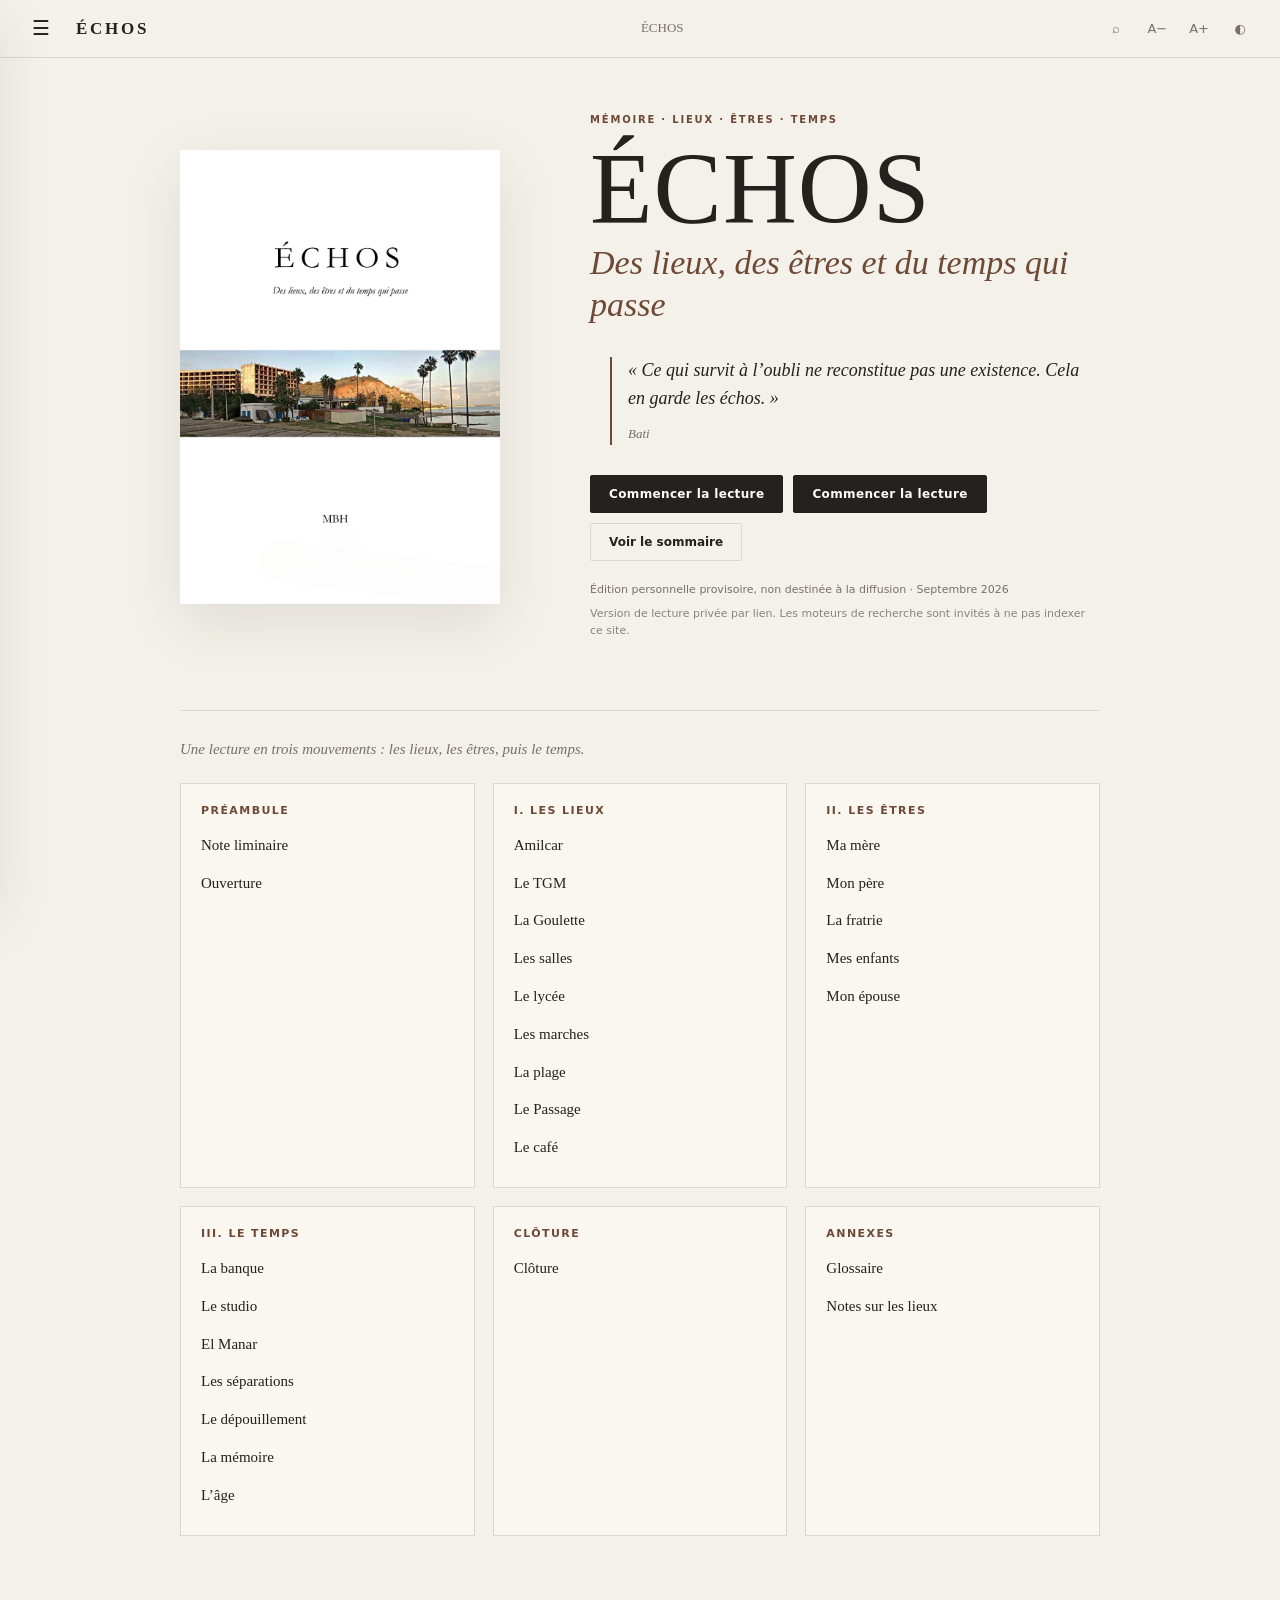
<file: index.html>
<!doctype html>
<html lang="fr">
<head>
  <meta charset="utf-8">
  <meta name="viewport" content="width=device-width,initial-scale=1">
  <meta name="description" content="ÉCHOS — Des lieux, des êtres et du temps qui passe.">
  <meta name="theme-color" content="#f5f1e9">
  <title>ÉCHOS — Des lieux, des êtres et du temps qui passe</title>
  <link rel="stylesheet" href="style.css">
</head>
<body class="edition-elegante">
  <header class="topbar">
    <button id="menuBtn" class="menu-button" aria-label="Ouvrir le sommaire">☰</button>

    <button id="brandBtn" class="brand" aria-label="Retour à l’accueil">
      <span class="brand-word">ÉCHOS</span>
    </button>

    <div class="current-title" id="currentTitle">ÉCHOS</div>

    <div class="top-actions">
      <button id="searchBtn" class="tool-btn" title="Rechercher" aria-label="Rechercher">⌕</button>
      <button id="textMinus" class="tool-btn" title="Réduire le texte" aria-label="Réduire le texte">A−</button>
      <button id="textPlus" class="tool-btn" title="Agrandir le texte" aria-label="Agrandir le texte">A+</button>
      <button id="themeBtn" class="tool-btn" title="Changer de thème" aria-label="Changer de thème">◐</button>
    </div>
  </header>

  <div class="progress"><div id="progressBar"></div></div>

  <aside id="sidebar" class="sidebar" aria-label="Sommaire">
    <div class="sidebar-head">
      <div>
        <div class="eyebrow">ÉCHOS</div>
        <h2>Sommaire</h2>
      </div>
      <button id="closeMenu" class="icon-btn" aria-label="Fermer le sommaire">×</button>
    </div>
    <div id="toc" class="toc"></div>
    <div class="sidebar-foot">Édition personnelle provisoire<br>Septembre 2026</div>
  </aside>

  <div id="backdrop" class="backdrop hidden"></div>

  <main id="app" class="app-shell">
    <section id="homeView" class="home-view">
      <div class="home-inner">
        <div class="home-cover-wrap">
          <img src="assets/cover.jpg" class="hero-cover"
               alt="Couverture originale d’ÉCHOS, avec les palmiers d’Amilcar et l’ancien hôtel">
        </div>

        <div class="hero-copy">
          <div class="eyebrow">MÉMOIRE · LIEUX · ÊTRES · TEMPS</div>
          <h1>ÉCHOS</h1>
          <div class="subtitle">Des lieux, des êtres et du temps qui passe</div>

          <div class="quote">
            <span class="quote-bar" aria-hidden="true"></span>
            <div>
              <p id="heroQuote">Ce qui survit à l’oubli ne reconstitue pas une existence. Cela en garde les échos.</p>
              <div class="quote-author">Bati</div>
            </div>
          </div>

          <div class="home-actions">
            <button id="startBtn" class="primary-btn" onclick="openChapter(0)">Commencer la lecture</button>
            <button id="resumeBtn" class="primary-btn">Reprendre ma lecture</button>
            <button id="tocHomeBtn" class="secondary-btn">Voir le sommaire</button>
          </div>

          <p class="edition-note">Édition personnelle provisoire, non destinée à la diffusion · Septembre 2026</p>
          <p class="privacy-note">Version de lecture privée par lien. Les moteurs de recherche sont invités à ne pas indexer ce site.</p>
        </div>
      </div>

      <section class="toc-grid-section">
        <div class="toc-grid-lede">Une lecture en trois mouvements : les lieux, les êtres, puis le temps.</div>
        <div id="tocGrid" class="toc-grid"></div>
      </section>
    </section>

    <section id="chapterView" class="chapter-view hidden">
      <div class="chapter-column">
        <div class="section-label" id="chapterSection"></div>
        <h1 id="chapterTitle"></h1>
        <div class="reading-meta" id="chapterMeta"></div>
        <article id="chapterText" class="chapter-text"></article>

        <div class="chapter-nav">
          <button id="prevBtn" class="nav-card">
            <span class="nav-label">← PRÉCÉDENT</span>
            <strong id="prevTitle">—</strong>
          </button>
          <button id="nextBtn" class="nav-card nav-card-next">
            <span class="nav-label">SUIVANT →</span>
            <strong id="nextTitle">—</strong>
          </button>
        </div>

        <footer class="reader-footer">ÉCHOS · Bati · Septembre 2026</footer>
      </div>
    </section>

    <section id="searchView" class="search-view hidden">
      <div class="chapter-column narrow">
        <div class="section-label">RECHERCHE</div>
        <h1>Dans le manuscrit</h1>
        <input id="searchInput" class="search-input" type="search"
               placeholder="Chercher un mot ou une expression…" autocomplete="off">
        <div id="searchCount" class="search-count"></div>
        <div id="searchResults" class="search-results"></div>
      </div>
    </section>
  </main>

  <script src="app.js"></script>
</body>
</html>
</file>
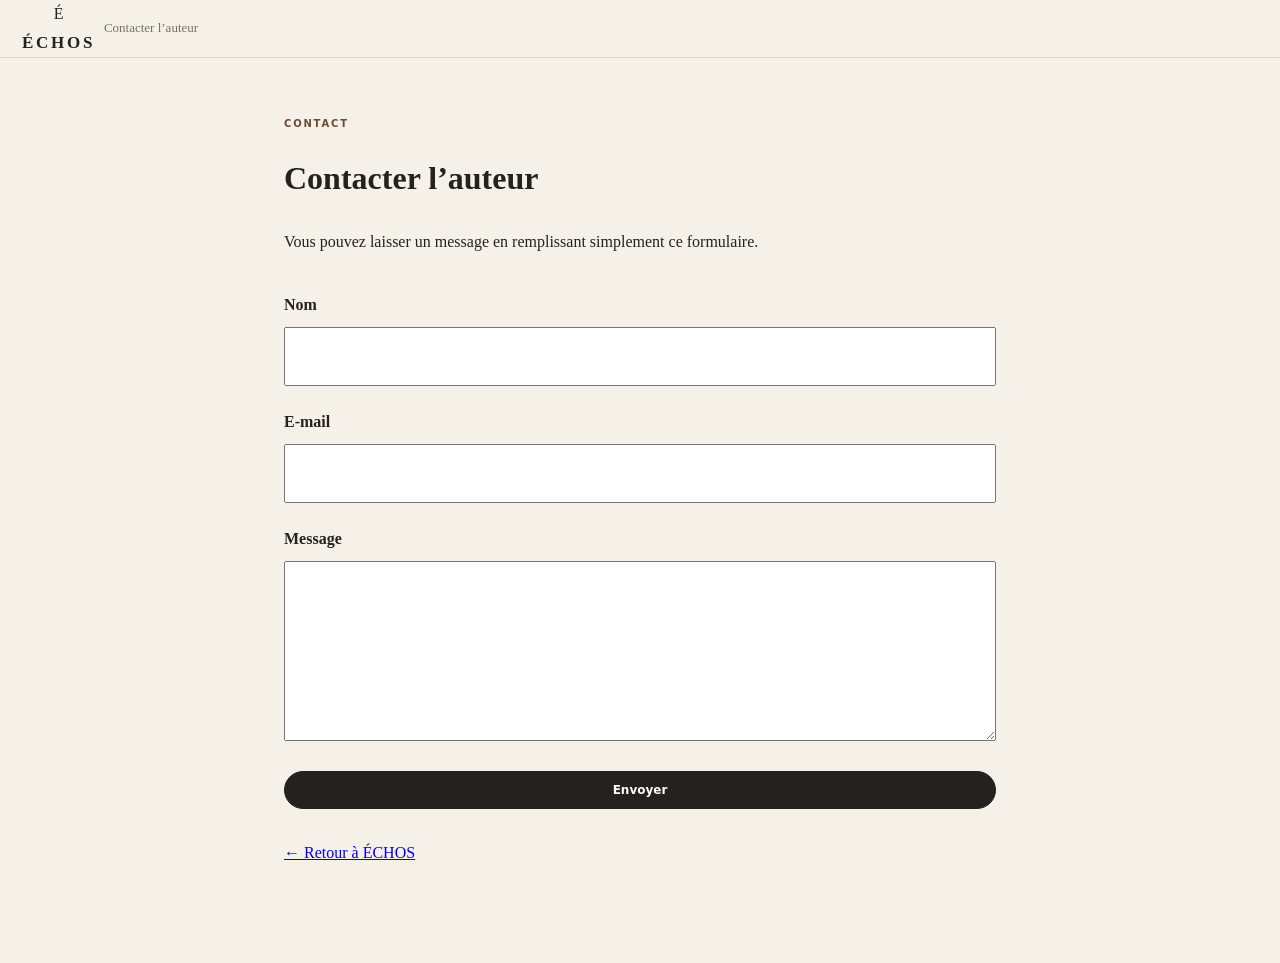
<file: contact.html>
<!doctype html>
<html lang="fr">
<head>
  <meta charset="utf-8">
  <meta name="viewport" content="width=device-width,initial-scale=1">
  <meta name="description" content="Contacter l’auteur — ÉCHOS">
  <meta name="theme-color" content="#f3efe6">
  <title>Contacter l’auteur — ÉCHOS</title>
  <link rel="stylesheet" href="style.css">
</head>

<body>

  <header class="topbar">
    <button class="brand" onclick="window.location.href='index.html'" aria-label="Retour à l’accueil">
      <span class="brand-mark">É</span>
      <span class="brand-word">ÉCHOS</span>
    </button>

    <div class="current-title">Contacter l’auteur</div>
  </header>

  <main style="max-width:760px;margin:0 auto;padding:60px 24px 80px;">

    <div class="section-label">CONTACT</div>

    <h1>Contacter l’auteur</h1>

    <p style="line-height:1.7;margin-bottom:36px;">
      Vous pouvez laisser un message en remplissant simplement ce formulaire.
    </p>

    <form
      action="https://formsubmit.co/batihoum@gmail.com"
      method="POST"
      style="display:grid;gap:22px;"
    >

      <input type="hidden" name="_subject" value="Message depuis le site ÉCHOS">
      <input type="hidden" name="_template" value="table">

      <div>
        <label for="name" style="display:block;margin-bottom:8px;font-weight:600;">
          Nom
        </label>
        <input
          id="name"
          type="text"
          name="name"
          required
          style="width:100%;box-sizing:border-box;padding:14px;"
        >
      </div>

      <div>
        <label for="email" style="display:block;margin-bottom:8px;font-weight:600;">
          E-mail
        </label>
        <input
          id="email"
          type="email"
          name="email"
          required
          style="width:100%;box-sizing:border-box;padding:14px;"
        >
      </div>

      <div>
        <label for="message" style="display:block;margin-bottom:8px;font-weight:600;">
          Message
        </label>
        <textarea
          id="message"
          name="message"
          required
          style="width:100%;box-sizing:border-box;padding:14px;min-height:180px;"
        ></textarea>
      </div>

      <button type="submit" class="primary-btn">
        Envoyer
      </button>

    </form>

    <p style="margin-top:30px;">
      <a href="index.html">← Retour à ÉCHOS</a>
    </p>

  </main>

</body>
</html>
</file>
<file: style.css>
:root{
  --bg:#f5f1e9;
  --paper:#fffdf8;
  --text:#24211e;
  --muted:#777067;
  --line:#ddd6ca;
  --accent:#6d4936;
  --shadow:0 18px 55px rgba(49,42,32,.10);
  --size:20px;
}

html[data-theme="sepia"]{
  --bg:#eee3cf;
  --paper:#faf1df;
  --text:#352a20;
  --muted:#766555;
  --line:#d4c0a7;
  --accent:#69472f;
}
html[data-theme="dark"]{
  --bg:#121110;
  --paper:#1b1917;
  --text:#eee9e0;
  --muted:#aaa39b;
  --line:#3a3632;
  --accent:#d8bda9;
  --shadow:0 18px 60px rgba(0,0,0,.35);
}

*{box-sizing:border-box}
html{scroll-behavior:smooth}
body{
  margin:0;
  background:var(--bg);
  color:var(--text);
  font-family:Georgia,"Times New Roman",serif;
  line-height:1.72;
}
button,input{font:inherit}
button{color:inherit}
.hidden{display:none!important}

/* Barre très discrète : pensée pour ne pas gêner la lecture */
.topbar{
  position:sticky;
  top:0;
  z-index:30;
  min-height:58px;
  display:grid;
  grid-template-columns:44px 150px 1fr auto;
  align-items:center;
  gap:10px;
  padding:0 22px;
  background:color-mix(in srgb,var(--bg) 94%,transparent);
  border-bottom:1px solid var(--line);
  backdrop-filter:blur(12px);
}
.menu-button,.brand,.icon-btn,.tool-btn{
  border:0;
  background:transparent;
  cursor:pointer;
}
.menu-button{
  display:block;
  width:38px;
  height:38px;
  font-size:20px;
}
.brand{
  justify-self:start;
  padding:0;
}
.brand-word{
  font-size:17px;
  letter-spacing:.16em;
  font-weight:600;
}
.current-title{
  color:var(--muted);
  font-size:13px;
  text-align:center;
  white-space:nowrap;
  overflow:hidden;
  text-overflow:ellipsis;
}
.top-actions{
  display:flex;
  gap:4px;
}
.tool-btn{
  min-width:36px;
  padding:7px 8px;
  border:1px solid transparent;
  color:var(--muted);
  font:13px system-ui,sans-serif;
  border-radius:8px;
}
.tool-btn:hover{border-color:var(--line);color:var(--text)}
.progress{height:2px;background:transparent}
.progress div{height:100%;width:0;background:var(--accent);transition:width .15s}

/* Sommaire latéral */
.sidebar{
  position:fixed;
  inset:0 auto 0 0;
  width:min(340px,88vw);
  z-index:50;
  display:flex;
  flex-direction:column;
  background:var(--paper);
  border-right:1px solid var(--line);
  box-shadow:var(--shadow);
  transform:translateX(-101%);
  transition:transform .24s ease;
}
.sidebar.open{transform:translateX(0)}
.sidebar-head{
  display:flex;
  justify-content:space-between;
  align-items:flex-start;
  padding:26px 22px 18px;
  border-bottom:1px solid var(--line);
}
.sidebar-head h2{margin:4px 0 0;font-size:28px;font-weight:500}
.eyebrow{
  font:600 10px/1.2 system-ui,sans-serif;
  letter-spacing:.18em;
  color:var(--accent);
}
.icon-btn{font-size:27px;width:36px;height:36px}
.toc{
  overflow:auto;
  padding:14px 14px 30px;
}
.toc-group{
  padding:14px 10px 7px;
  font:600 10px system-ui,sans-serif;
  letter-spacing:.14em;
  color:var(--accent);
  text-transform:uppercase;
}
.toc button{
  display:block;
  width:100%;
  padding:9px 10px;
  border:0;
  background:transparent;
  text-align:left;
  cursor:pointer;
  border-radius:7px;
}
.toc button:hover,.toc button.active{background:var(--bg)}
.toc button.chapter-link{font-size:15px}
.sidebar-foot{
  margin-top:auto;
  padding:16px 22px;
  border-top:1px solid var(--line);
  color:var(--muted);
  font:12px/1.6 system-ui,sans-serif;
}
.backdrop{
  position:fixed;
  inset:0;
  z-index:40;
  background:rgba(0,0,0,.28);
}

/* Accueil — esprit « mémoire personnelle / épuré » */
.home-view{
  min-height:calc(100vh - 60px);
  padding:54px 24px 80px;
}
.home-inner{
  width:min(920px,100%);
  margin:0 auto;
  display:grid;
  grid-template-columns:minmax(220px,320px) minmax(0,520px);
  gap:clamp(42px,8vw,90px);
  align-items:center;
  justify-content:center;
}
.home-cover-wrap{
  width:min(100%,320px);
  justify-self:center;
  box-shadow:var(--shadow);
}
.hero-cover{
  display:block;
  width:100%;
  height:auto;
}
.hero-copy{max-width:520px}
.hero-copy h1{
  margin:18px 0 8px;
  font-size:clamp(68px,8vw,108px);
  font-weight:500;
  letter-spacing:.08em;
  line-height:.88;
}
.subtitle{
  margin-bottom:32px;
  color:var(--accent);
  font-size:clamp(23px,3vw,34px);
  font-style:italic;
  line-height:1.22;
}
.quote{
  display:grid;
  grid-template-columns:2px 1fr;
  gap:16px;
  max-width:500px;
  margin:0 0 30px;
}
.quote-bar{background:var(--accent)}
.quote p{margin:0 0 10px;font-size:18px;line-height:1.55}
.quote-author{font-size:13px;color:var(--muted)}
.home-actions{
  display:flex;
  flex-wrap:wrap;
  gap:10px;
  margin:0 0 20px;
}
.primary-btn,.secondary-btn{
  cursor:pointer;
  padding:11px 18px;
  border-radius:999px;
  font:600 12px system-ui,sans-serif;
}
.primary-btn{border:1px solid var(--text);background:var(--text);color:var(--paper)}
.secondary-btn{border:1px solid var(--line);background:transparent}
.primary-btn:hover,.secondary-btn:hover{opacity:.82}
.edition-note,.privacy-note{
  margin:6px 0 0;
  color:var(--muted);
  font:11px/1.6 system-ui,sans-serif;
}
.privacy-note{opacity:.85}

.toc-grid-section{
  width:min(920px,100%);
  margin:70px auto 0;
  padding-top:26px;
  border-top:1px solid var(--line);
}
.toc-grid-lede{
  margin-bottom:20px;
  color:var(--muted);
  font-size:15px;
  font-style:italic;
}
.toc-grid{
  display:grid;
  grid-template-columns:repeat(3,1fr);
  gap:18px;
}
.toc-card{
  padding:20px;
  border:1px solid var(--line);
  background:color-mix(in srgb,var(--paper) 55%,transparent);
}
.toc-card-title{
  margin-bottom:10px;
  color:var(--accent);
  font:600 11px system-ui,sans-serif;
  letter-spacing:.13em;
  text-transform:uppercase;
}
.toc-card button{
  display:block;
  width:100%;
  padding:6px 0;
  border:0;
  background:transparent;
  text-align:left;
  cursor:pointer;
  font-size:15px;
}
.toc-card button:hover{text-decoration:underline;text-underline-offset:4px}

/* Lecture */
.chapter-view,.search-view{
  min-height:calc(100vh - 60px);
  padding:68px 22px 90px;
}
.chapter-column{
  width:min(700px,100%);
  margin:0 auto;
}
.chapter-column.narrow{width:min(680px,100%)}
.section-label{
  color:var(--accent);
  font:600 10px/1.2 system-ui,sans-serif;
  letter-spacing:.18em;
  text-transform:uppercase;
}
.chapter-view h1,.search-view h1{
  margin:12px 0 8px;
  font-size:clamp(34px,7vw,52px);
  font-weight:500;
  line-height:1.08;
}
.reading-meta{
  margin-bottom:38px;
  color:var(--muted);
  font:12px system-ui,sans-serif;
}
.chapter-text{
  font-size:var(--size);
  line-height:1.82;
}
.chapter-text p{margin:0 0 1.35em}
.chapter-text p:first-child::first-letter{
  float:left;
  padding:5px 7px 0 0;
  font-size:3.3em;
  line-height:.78;
}
.chapter-text img,.chapter-text figure{display:none!important}

.chapter-nav{
  display:grid;
  grid-template-columns:1fr 1fr;
  gap:12px;
  margin-top:58px;
  padding-top:22px;
  border-top:1px solid var(--line);
}
.nav-card{
  min-height:76px;
  padding:12px 14px;
  border:1px solid var(--line);
  background:transparent;
  cursor:pointer;
  text-align:left;
  border-radius:10px;
}
.nav-card-next{text-align:right}
.nav-card:disabled{opacity:.35;cursor:default}
.nav-label{
  display:block;
  margin-bottom:7px;
  color:var(--muted);
  font:600 10px system-ui,sans-serif;
  letter-spacing:.12em;
}
.nav-card strong{font-size:14px;font-weight:500}
.reader-footer{
  margin-top:46px;
  text-align:center;
  color:var(--muted);
  font:11px system-ui,sans-serif;
}

/* Recherche */
.search-input{
  width:100%;
  padding:14px 16px;
  border:1px solid var(--line);
  border-radius:10px;
  outline:none;
  background:var(--paper);
  color:var(--text);
}
.search-input:focus{border-color:var(--accent)}
.search-count{margin:14px 0;color:var(--muted);font:13px system-ui,sans-serif}
.search-results{display:grid;gap:9px}
.result{
  padding:15px;
  border:1px solid var(--line);
  border-radius:9px;
  cursor:pointer;
}
.result:hover{background:var(--paper)}
.result-title{font-weight:700}
.result-snippet{margin-top:5px;color:var(--muted);font-size:14px}
mark{background:transparent;color:var(--accent);text-decoration:underline;text-underline-offset:3px}

/* Tablette */
@media(max-width:850px){
  .topbar{grid-template-columns:40px 1fr auto;padding:0 14px}
  .brand{justify-self:center}
  .current-title{display:none}
  .home-inner{
    grid-template-columns:minmax(190px,270px) minmax(0,1fr);
    gap:38px;
  }
  .home-cover-wrap{width:min(100%,270px)}
  .hero-copy h1{font-size:70px}
  .subtitle{font-size:25px}
  .toc-grid{grid-template-columns:1fr 1fr}
}

/* Smartphone */
@media(max-width:620px){
  .topbar{min-height:54px}
  .top-actions{gap:0}
  .tool-btn{min-width:32px;padding:6px 5px}
  .home-view{padding:30px 18px 70px}
  .home-inner{
    grid-template-columns:1fr;
    gap:30px;
    align-items:start;
  }
  .home-cover-wrap{
    width:min(72vw,290px);
    justify-self:center;
  }
  .hero-copy{text-align:left}
  .hero-copy .eyebrow{text-align:center}
  .hero-copy h1{
    margin:14px 0 8px;
    text-align:center;
    font-size:64px;
  }
  .subtitle{
    text-align:center;
    font-size:24px;
    margin-bottom:28px;
  }
  .quote{max-width:none}
  .quote p{font-size:17px}
  .home-actions{justify-content:center}
  .primary-btn,.secondary-btn{padding:11px 16px}
  .edition-note,.privacy-note{text-align:center}
  .toc-grid-section{margin-top:50px}
  .toc-grid{grid-template-columns:1fr}
  .chapter-view,.search-view{padding:44px 18px 70px}
  .chapter-view h1,.search-view h1{font-size:38px}
  .reading-meta{margin-bottom:30px}
  .chapter-text{font-size:var(--size);line-height:1.8}
  .chapter-nav{grid-template-columns:1fr}
  .nav-card-next{text-align:left}
}

/* Très petit smartphone */
@media(max-width:380px){
  .top-actions .tool-btn{min-width:28px;font-size:12px}
  .hero-copy h1{font-size:56px}
  .subtitle{font-size:22px}
  .home-actions{flex-direction:column;align-items:stretch}
  .primary-btn,.secondary-btn{width:100%}
}
@media print{
  .topbar,.sidebar,.backdrop,.progress,.home-view,.search-view,.chapter-nav{display:none!important}
  .chapter-view{padding:0}
  .chapter-text{font-size:12pt}
}


/* =========================================================
   ÉCHOS — Maquette 5 : édition numérique élégante
   Surcouche visuelle uniquement : les IDs et comportements
   de l'application existante sont conservés.
   ========================================================= */

body.edition-elegante {
  background: #f4f1ea;
}

body.edition-elegante .topbar {
  background: rgba(244, 241, 234, 0.94);
  border-bottom: 1px solid rgba(35, 31, 28, 0.12);
  backdrop-filter: blur(10px);
}

body.edition-elegante .brand,
body.edition-elegante h1,
body.edition-elegante h2,
body.edition-elegante h3 {
  letter-spacing: 0.01em;
}

body.edition-elegante .home {
  min-height: calc(100vh - 64px);
}

body.edition-elegante .home-copy {
  padding-top: 1.5rem;
}

body.edition-elegante .home-copy h1 {
  font-size: clamp(2.8rem, 7vw, 5.4rem);
  font-weight: 500;
  line-height: 0.96;
}

body.edition-elegante .home-copy .subtitle {
  max-width: 34rem;
  font-size: 1.08rem;
  line-height: 1.7;
}

body.edition-elegante .quote {
  border-left-width: 1px;
  padding-left: 1.25rem;
  font-style: italic;
}

body.edition-elegante .primary-btn {
  border-radius: 2px;
  box-shadow: none;
  letter-spacing: 0.03em;
}

body.edition-elegante .secondary-btn {
  border-radius: 2px;
}

body.edition-elegante .cover-wrap {
  box-shadow: 0 18px 45px rgba(30, 25, 20, 0.13);
}

body.edition-elegante .cover-wrap img {
  display: block;
}

body.edition-elegante .reader {
  max-width: 760px;
}

body.edition-elegante .reader-content {
  font-size: 1.08rem;
  line-height: 1.95;
}

body.edition-elegante .reader-content h1,
body.edition-elegante .reader-content h2 {
  font-weight: 500;
  letter-spacing: 0.015em;
}

body.edition-elegante .reader-content p {
  margin-bottom: 1.25em;
}

body.edition-elegante .chapter-nav {
  border-top: 1px solid rgba(35, 31, 28, 0.13);
}

@media (max-width: 850px) {
  body.edition-elegante .home {
    min-height: auto;
    padding-bottom: 3rem;
  }

  body.edition-elegante .home-copy {
    padding-top: 0.5rem;
  }

  body.edition-elegante .home-copy h1 {
    font-size: clamp(2.7rem, 15vw, 4.6rem);
  }

  body.edition-elegante .reader-content {
    font-size: 1.04rem;
    line-height: 1.9;
  }
}

@media (max-width: 620px) {
  body.edition-elegante .topbar {
    padding-left: 1rem;
    padding-right: 1rem;
  }

  body.edition-elegante .home-copy h1 {
    font-size: 3.4rem;
  }

  body.edition-elegante .quote {
    margin-top: 1.5rem;
  }
}

@media (max-width: 380px) {
  body.edition-elegante .home-copy h1 {
    font-size: 3rem;
  }

  body.edition-elegante .reader-content {
    font-size: 1rem;
  }
}
</file>
